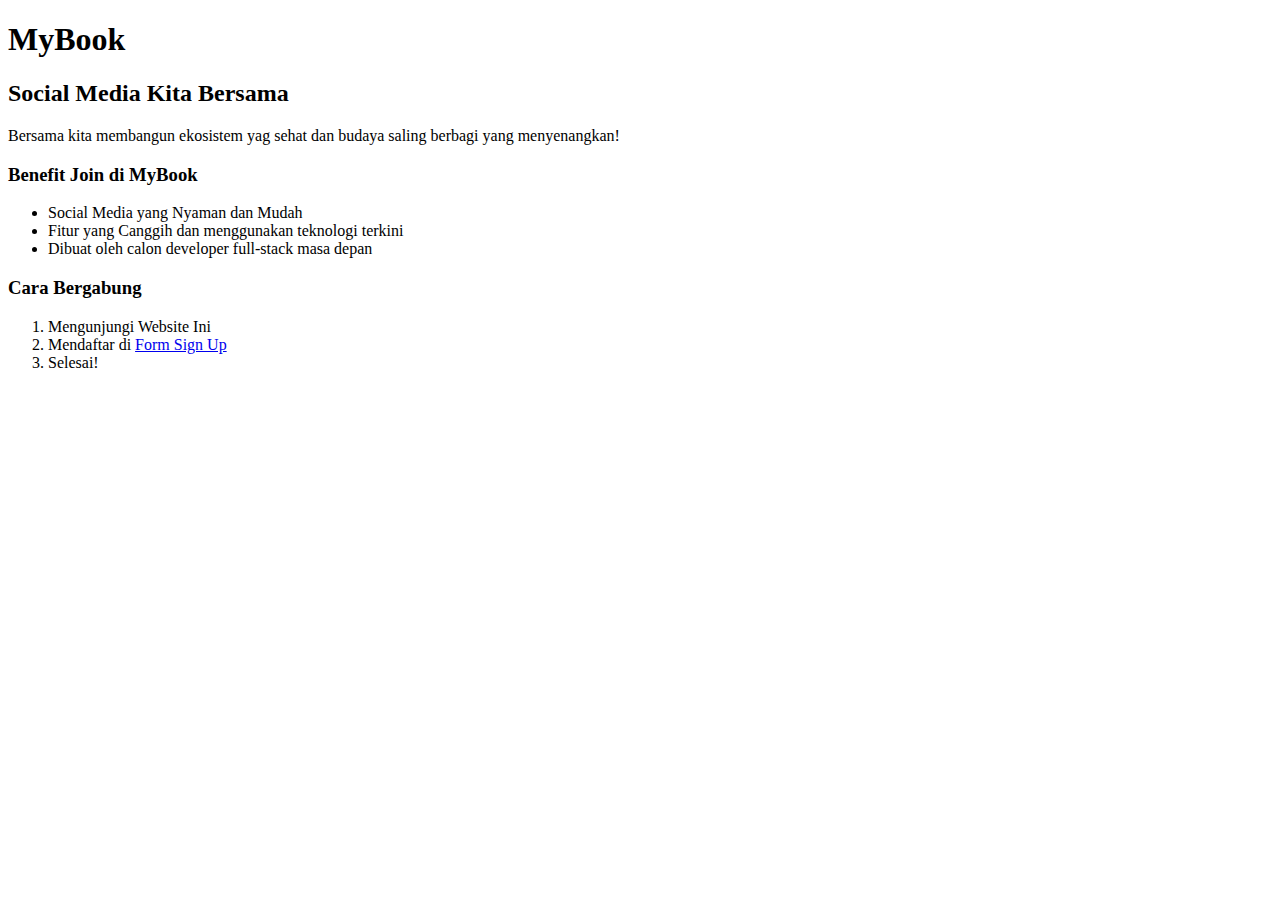
<file: 1-week-1/1-monday-w1/rocket-laman-web-pertamaku/index.html>
<!DOCTYPE html>
<head>
    <title>Laman Web Pertamaku</title>
</head>
<body>
    <h1>MyBook</h1>
    
    <h2>Social Media Kita Bersama</h2>
    <p>Bersama kita membangun ekosistem yag sehat dan budaya saling berbagi yang menyenangkan!</p>
    
    <h3>Benefit Join di MyBook</h3>
    <ul>
        <li>Social Media yang Nyaman dan Mudah</li>
        <li>Fitur yang Canggih dan menggunakan teknologi terkini</li>
        <li>Dibuat oleh calon developer full-stack masa depan</li>
    </ul>

    <h3>Cara Bergabung</h3>
    <ol>
        <li>Mengunjungi Website Ini</li>
        <li>Mendaftar di <a href="./form.html">Form Sign Up</a></li>
        <li>Selesai!</li>
    </ol>
</body>
</html>
</file>
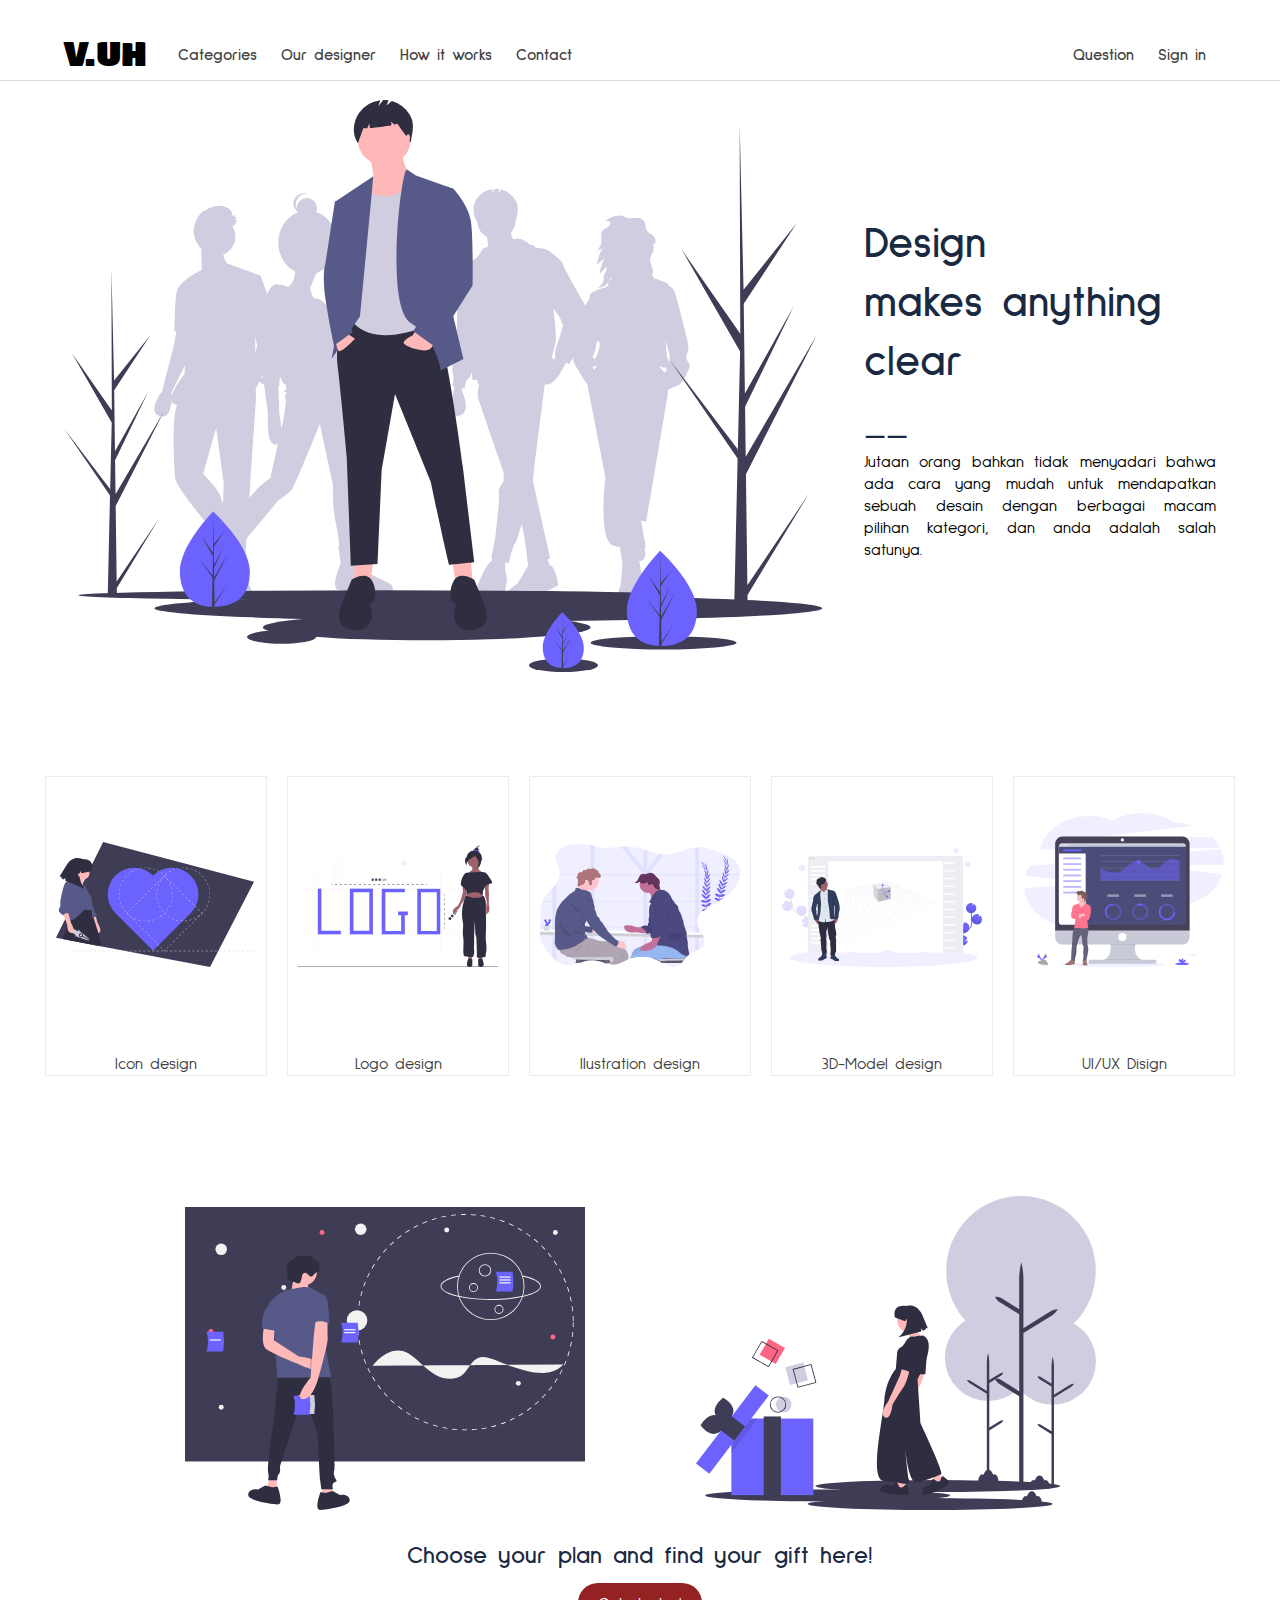
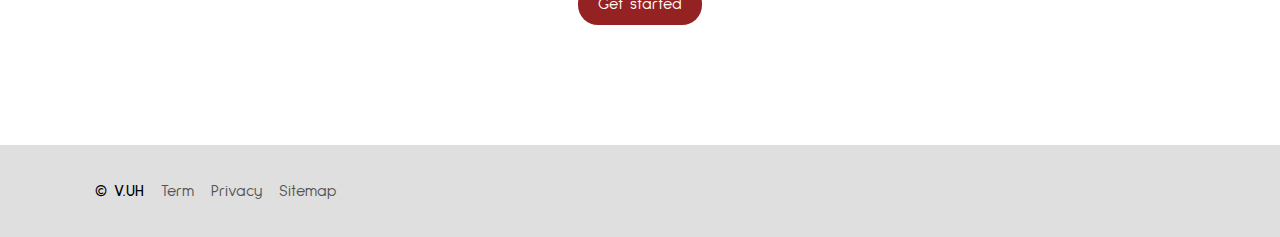
<file: 1-week-1/3-wednesday-w1/anchor-web-sederhana/index.html>
<!DOCTYPE html>
<html lang="en">

<head>
    <title>Web Sederhana</title>

    <!-- CSS -->
    <link rel="stylesheet" href="./style.css" type="text/css">

    <!-- Logo Font -->
    <link href="https://fonts.googleapis.com/css?family=Bowlby+One+SC&display=swap" rel="stylesheet">

    <!-- Nav Font -->
    <link href="https://fonts.googleapis.com/css?family=Sulphur+Point&display=swap" rel="stylesheet">

    <!-- Icon -->
    <link rel="stylesheet" href="https://cdnjs.cloudflare.com/ajax/libs/font-awesome/5.11.2/css/all.css"
        integrity="sha256-46qynGAkLSFpVbEBog43gvNhfrOj+BmwXdxFgVK/Kvc=" crossorigin="anonymous" />
</head>

<body>
    <header>
        <nav>
            <section class="menu-nav">
                <p class="logo">V.UH</p>
                <ul>
                    <li><a href="#">Categories</a></li>
                    <li><a href="#">Our designer</a></li>
                    <li><a href="#">How it works</a></li>
                    <li><a href="#">Contact</a></li>
                </ul>
            </section>
            <section class="sign-nav">
                <ul>
                    <li><a href="#">Question<i class="fas fa-question"></i></a></li>
                    <li><a href="#">Sign in</a></li>
                </ul>
            </section>
        </nav>
    </header>

    <div class="content-container">
        <main>
            <section class="intro-container">
                <section class="intro-content">
                    <section class="ilustration">
                        <img src="./assets/undraw_stand_out_1oag.svg" alt="intro-ilustration" width=800px">
                    </section>
                    <section class="greeting">
                        <p class="headline">Design <br> makes anything clear <br> __</p>
                        <p class="intro-description">
                            Jutaan orang bahkan tidak menyadari bahwa ada cara yang mudah untuk mendapatkan sebuah
                            desain dengan berbagai macam pilihan kategori, dan anda adalah salah satunya.
                        </p>
                    </section>
                </section>
            </section>

            <section class="categori-container">
                <article class="cat-area">
                    <a href="#">
                        <img src="./assets/undraw_icon_design_qvdf.svg" alt="icon-design" width="200px">
                    </a>
                    <p>Icon design</p>
                </article>
                <article class="cat-area">
                    <a href="#">
                        <img src="./assets/undraw_logo_design_bjnx.svg" alt="logo-design" width="200px">
                    </a>
                    <p>Logo design</p>
                </article>
                <article class="cat-area">
                    <a href="#">
                        <img src="./assets/undraw_conversation_h12g.svg" alt="ilustration-design" width="200px">
                    </a>
                    <p>Ilustration design</p>
                </article>
                <article class="cat-area">
                    <a href="#">
                        <img src="./assets/undraw_3d_modeling_h60h.svg" alt="3d-design" width="200px">
                    </a>
                    <p>3D-Model design</p>
                </article>
                <article class="cat-area">
                    <a href="#">
                        <img src="./assets/undraw_dashboard_nklg.svg" alt="uiux-design" width="200px">
                    </a>
                    <p>UI/UX Disign</p>
                </article>
            </section>

            <section class="get-started-container">
                <section class="plan-ilustration-area">
                    <img src="./assets/undraw_master_plan_95wa.svg" alt="plan1" width="400px">
                    <img class="mirror-img" src="./assets/undraw_gift_box_byy3.svg" alt="plan2" width="400px">
                </section>
                <section class="get-started-direction">
                    <p>Choose your plan and find your gift here!</p>
                    <a href="">
                        <button>Get started</button>
                    </a>
                </section>
            </section>
        </main>

        <footer>
            <section class="legal-area">
                <ul>
                    <li class="footer-logo">© <strong>V.UH</strong></li>
                    <li><a href="#">Term</a></li>
                    <li><a href="#">Privacy</a></li>
                    <li><a href="#">Sitemap</a></li>
                </ul>
            </section>
            <section class="socmed-area">
                <ul>
                    <li><a href="#"><i class="fab fa-facebook-f"></i></a></li>
                    <li><a href="#"><i class="fab fa-twitter"></i></a></li>
                    <li><a href="#"><i class="fab fa-linkedin-in"></i></a></li>
                    <li><a href="#"><i class="fab fa-instagram"></i></a></li>
                </ul>
            </section>
        </footer>
    </div>
</body>

</html>
</file>
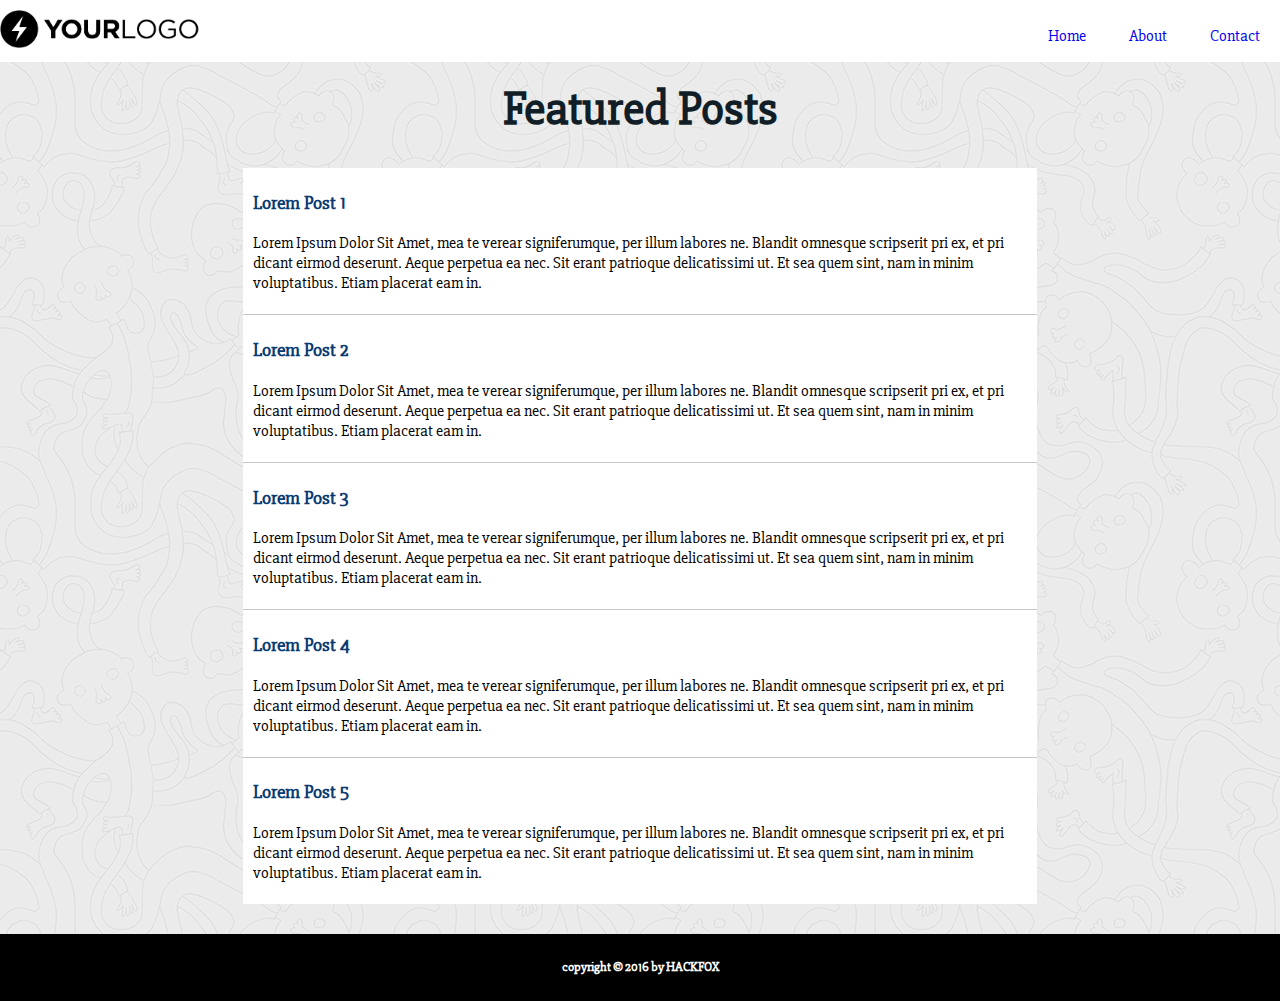
<file: 1-week-1/2-tuesday-w1/rocket-css-selector-and-styling/project-css-layouting/index.html>
<html>
  <head>
    <link href="style.css" rel="stylesheet" type="text/css" />
    <link href="https://fonts.googleapis.com/css?family=Slabo+27px" rel="stylesheet">
    <title>Menghias Laman HTML dengan CSS Layouting</title>
  </head>
  <body>
    <header>
        <img id="logo" src="img/sample-logo.png" width="200px" />
        <nav>
            <ul>
            <a href="#"><li>Home</li></a>
            <a href="#"><li>About</li></a>
            <a href="#"><li>Contact</li></a>
            </ul>
        </nav>
    </header>
    <section>
        <h1>Featured Posts</h1>
        <div id="article-list">
            <article>
                <a href=""><h3>Lorem Post 1</h3></a>
                <p>
                    Lorem Ipsum Dolor Sit Amet, mea te verear signiferumque, per illum labores ne. Blandit omnesque scripserit pri ex, et pri dicant eirmod deserunt. Aeque perpetua ea nec. Sit erant patrioque delicatissimi ut. Et sea quem sint, nam in minim voluptatibus. Etiam placerat eam in.
                </p>
            </article>
            <article>
                <a href=""><h3>Lorem Post 2</h3></a>
                <p>
                    Lorem Ipsum Dolor Sit Amet, mea te verear signiferumque, per illum labores ne. Blandit omnesque scripserit pri ex, et pri dicant eirmod deserunt. Aeque perpetua ea nec. Sit erant patrioque delicatissimi ut. Et sea quem sint, nam in minim voluptatibus. Etiam placerat eam in.
                </p>
            </article>
            <article>
                <a href=""><h3>Lorem Post 3</h3></a>
                <p>
                    Lorem Ipsum Dolor Sit Amet, mea te verear signiferumque, per illum labores ne. Blandit omnesque scripserit pri ex, et pri dicant eirmod deserunt. Aeque perpetua ea nec. Sit erant patrioque delicatissimi ut. Et sea quem sint, nam in minim voluptatibus. Etiam placerat eam in.
                </p>
            </article>
            <article>
                <a href=""><h3>Lorem Post 4</h3></a>
                <p>
                    Lorem Ipsum Dolor Sit Amet, mea te verear signiferumque, per illum labores ne. Blandit omnesque scripserit pri ex, et pri dicant eirmod deserunt. Aeque perpetua ea nec. Sit erant patrioque delicatissimi ut. Et sea quem sint, nam in minim voluptatibus. Etiam placerat eam in.
                </p>
            </article>
            <article id="no-border">
                <a href=""><h3>Lorem Post 5</h3></a>
                <p>
                    Lorem Ipsum Dolor Sit Amet, mea te verear signiferumque, per illum labores ne. Blandit omnesque scripserit pri ex, et pri dicant eirmod deserunt. Aeque perpetua ea nec. Sit erant patrioque delicatissimi ut. Et sea quem sint, nam in minim voluptatibus. Etiam placerat eam in.
                </p>
            </article>
        </div>
    </section>
    <footer>
            <h5>copyright &copy; 2016 by HACKFOX</h5>
    </footer>
  </body>
</html>
</file>
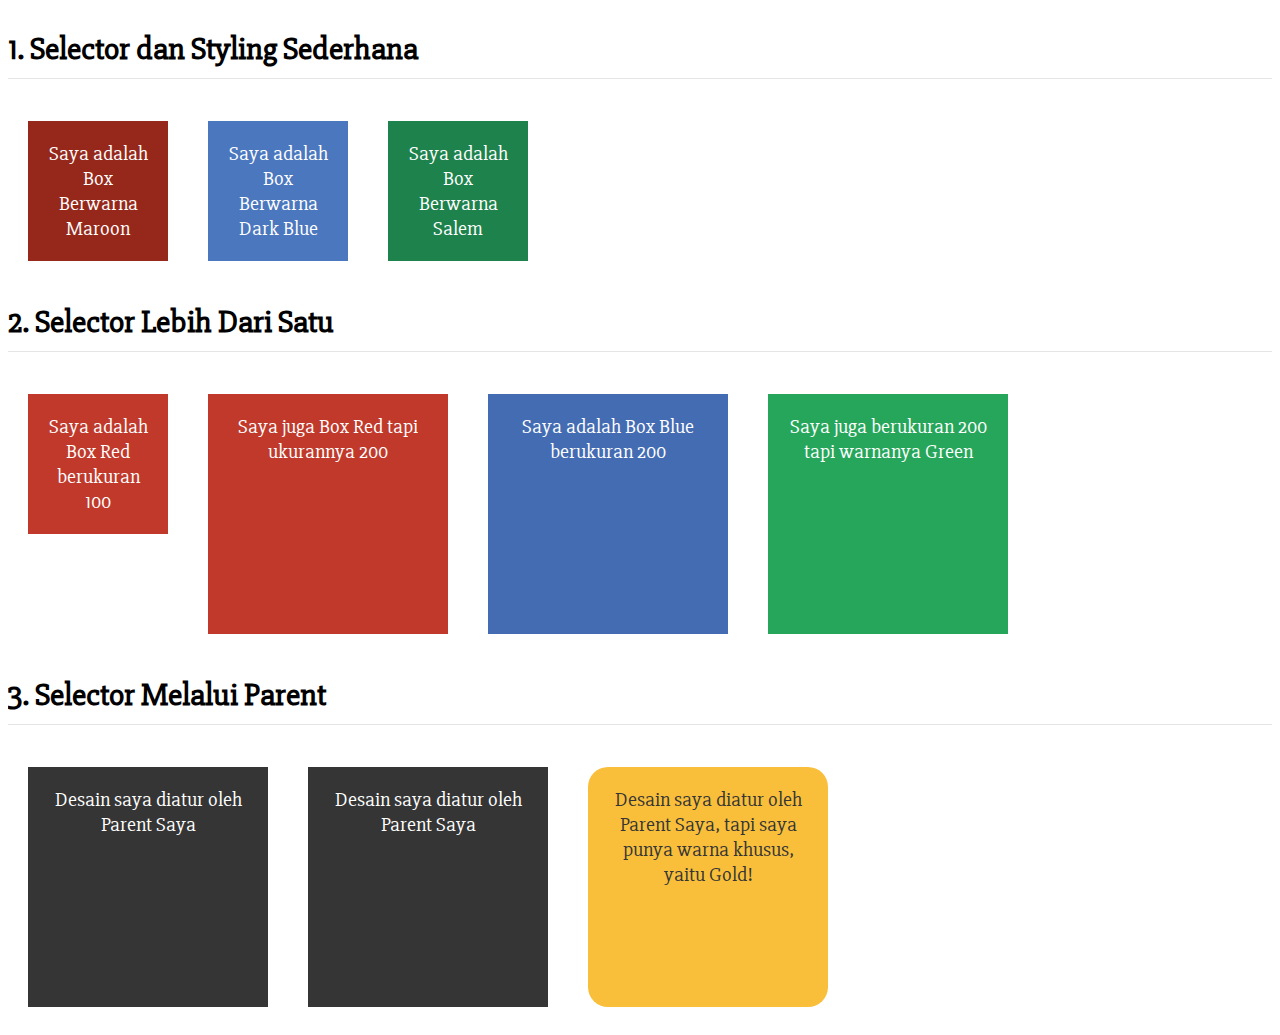
<file: 1-week-1/2-tuesday-w1/rocket-css-selector-and-styling/project-css-styling/index.html>
<html>
  <head>
    <title>Menghias Laman HTML dengan CSS</title>

    <link href="https://fonts.googleapis.com/css?family=Slabo+27px" rel="stylesheet">
    <link href="style.css" rel="stylesheet" type="text/css"/>
  </head>
  <body>
    <div class="separator">
      <h1>1. Selector dan Styling Sederhana</h1>
      <div id="maroon-box" class="box-100">Saya adalah Box Berwarna Maroon</div>
      <div id="dark-blue-box" class="box-100">Saya adalah Box Berwarna Dark Blue</div>
      <div id="salem-box" class="box-100">Saya adalah Box Berwarna Salem</div>
    </div>
    <div class="separator">
      <h1>2. Selector Lebih Dari Satu</h1>
      <div class="red-background box-100">Saya adalah Box Red berukuran 100</div>
      <div class="red-background box-200">Saya juga Box Red tapi ukurannya 200</div>
      <div class="blue-background box-200">Saya adalah Box Blue berukuran 200</div>
      <div class="green-background box-200">Saya juga berukuran 200 tapi warnanya Green</div>
    </div>
    <div class="separator">
      <h1>3. Selector Melalui Parent</h1>
      <div class="box-list">
        <div>Desain saya diatur oleh Parent Saya</div>
        <div>Desain saya diatur oleh Parent Saya</div>
        <div id="gold-box">Desain saya diatur oleh Parent Saya, tapi saya punya warna khusus, yaitu Gold!</div>
      </div>
    </div>
  </body>
</html>
</file>
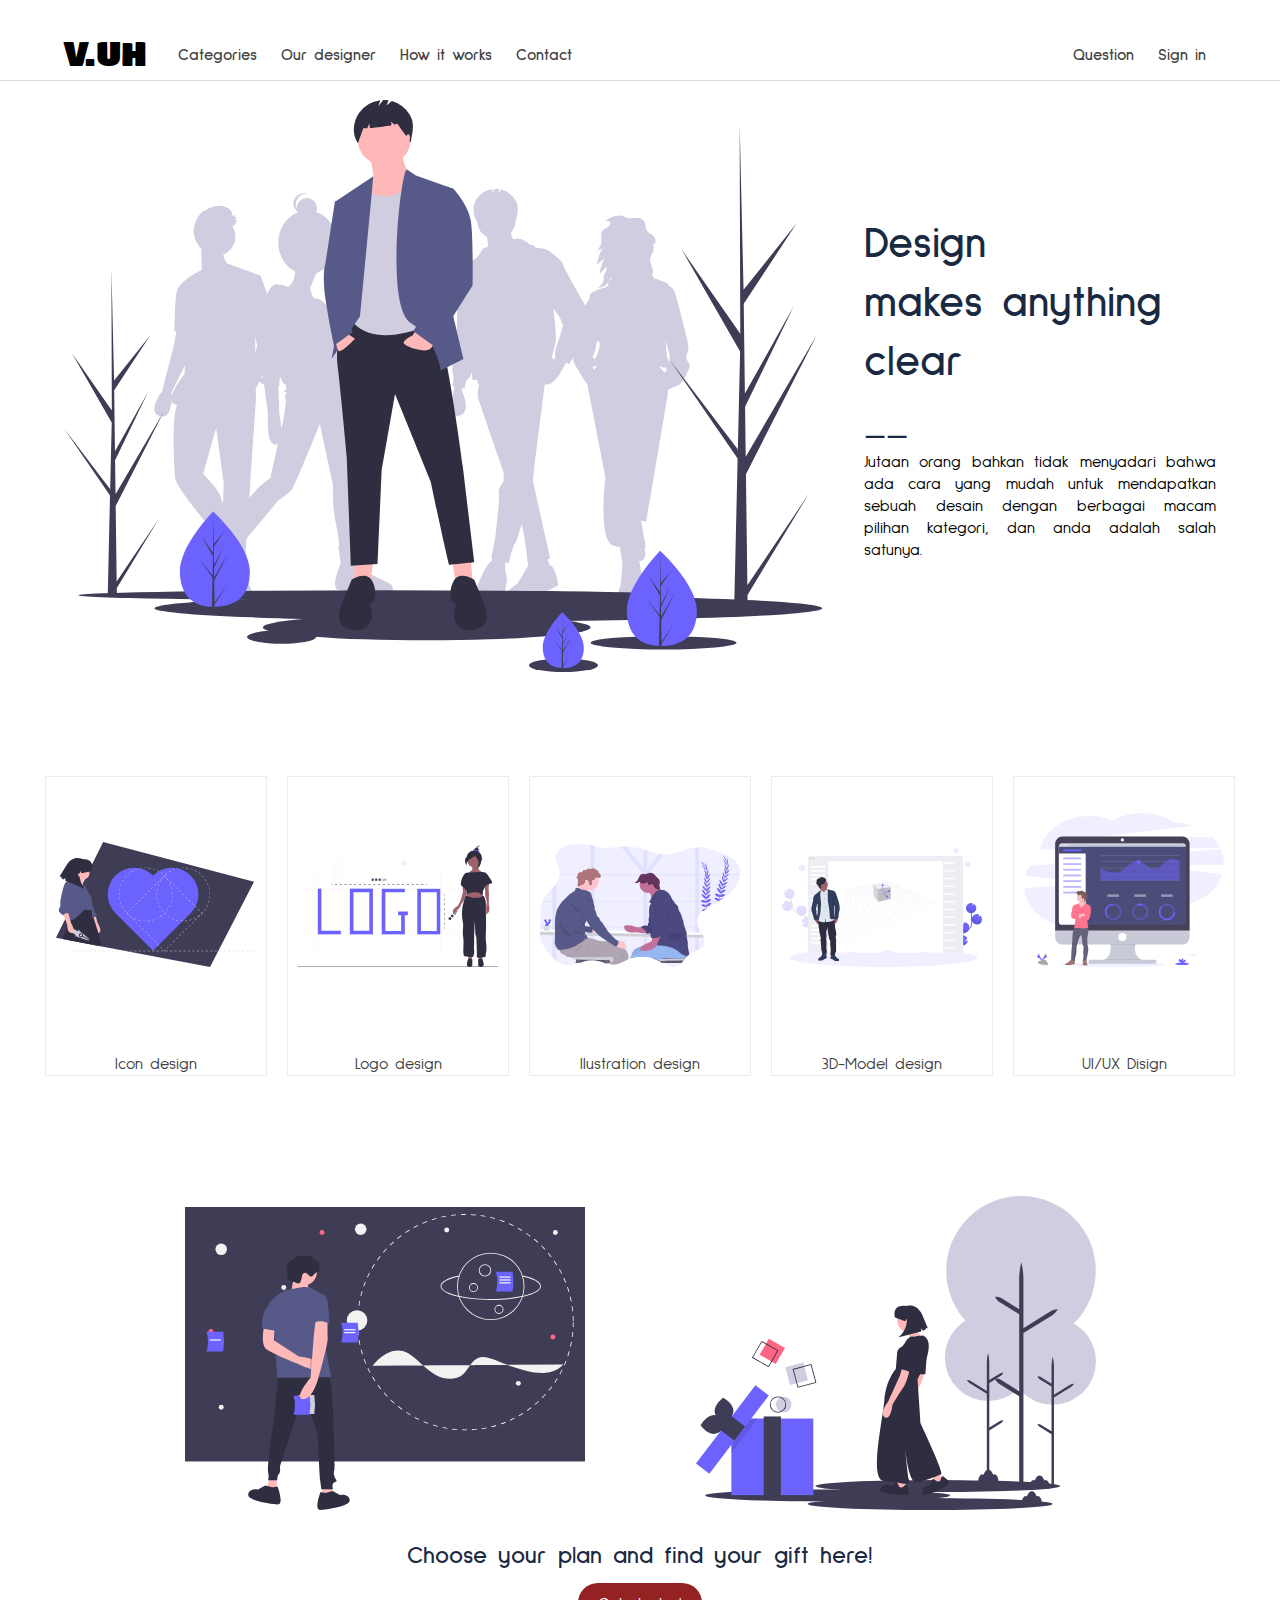
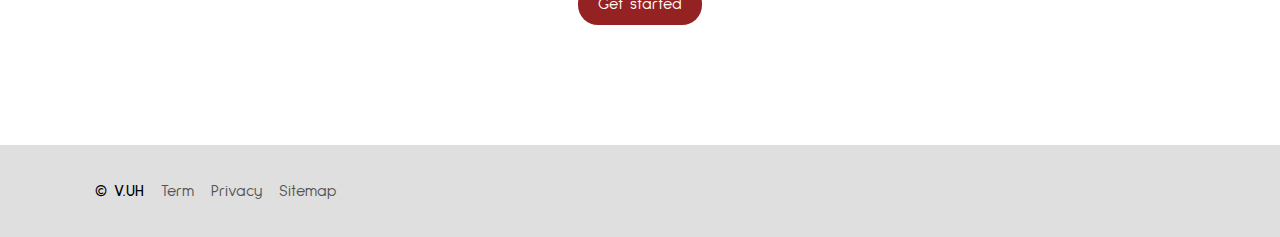
<file: 1-week-1/challenges-w1/3-wednesday-w1/anchor-web-sederhana/index.html>
<!DOCTYPE html>
<html lang="en">
<head>
    <title>Web Sederhana</title>

    <!-- CSS -->
    <link rel="stylesheet" href="./style.css" type="text/css">

    <!-- Logo Font -->
    <link href="https://fonts.googleapis.com/css?family=Bowlby+One+SC&display=swap" rel="stylesheet">

    <!-- Nav Font -->
    <link href="https://fonts.googleapis.com/css?family=Sulphur+Point&display=swap" rel="stylesheet">

    <!-- Icon -->
    <link rel="stylesheet" href="https://cdnjs.cloudflare.com/ajax/libs/font-awesome/5.11.2/css/all.css" integrity="sha256-46qynGAkLSFpVbEBog43gvNhfrOj+BmwXdxFgVK/Kvc=" crossorigin="anonymous" />
</head>
<body>
    <header>
        <nav>
            <section class="menu-nav">
                <p class="logo">V.UH</p>
                <ul>
                    <li><a href="#">Categories</a></li>
                    <li><a href="#">Our designer</a></li>
                    <li><a href="#">How it works</a></li>
                    <li><a href="#">Contact</a></li>
                </ul>
            </section>
            <section class="sign-nav">
                <ul>
                    <li><a href="#">Question<i class="fas fa-question"></i></a></li>
                    <li><a href="#">Sign in</a></li>
                </ul>
            </section>
        </nav>
    </header>
    
    <div class="content-container">
        <main>
            <section class="intro-container">
                <section class="intro-content">
                    <section class="ilustration">
                        <img src="./assets/undraw_stand_out_1oag.svg" alt="intro-ilustration" width=800px">
                    </section>
                    <section class="greeting">
                        <p class="headline">Design <br> makes anything clear <br> __</p>
                        <p class="intro-description">
                            Jutaan orang bahkan tidak menyadari bahwa ada cara yang mudah untuk mendapatkan sebuah desain dengan berbagai macam pilihan kategori, dan anda adalah salah satunya.
                        </p>
                    </section>
                </section>
            </section>
            
            <section class="categori-container">
                <article class="cat-area">
                    <a href="#">
                        <img src="./assets/undraw_icon_design_qvdf.svg" alt="icon-design" width="200px">
                    </a>
                    <p>Icon design</p>
                </article>
                <article class="cat-area">
                    <a href="#">
                        <img src="./assets/undraw_logo_design_bjnx.svg" alt="logo-design" width="200px">
                    </a>
                    <p>Logo design</p>
                </article>
                <article class="cat-area">
                    <a href="#">
                        <img src="./assets/undraw_conversation_h12g.svg" alt="ilustration-design" width="200px">
                    </a>
                    <p>Ilustration design</p>
                </article>
                <article class="cat-area">
                    <a href="#">
                        <img src="./assets/undraw_3d_modeling_h60h.svg" alt="3d-design" width="200px">
                    </a>
                    <p>3D-Model design</p>
                </article>
                <article class="cat-area">
                    <a href="#">
                        <img src="./assets/undraw_dashboard_nklg.svg" alt="uiux-design" width="200px">
                    </a>
                    <p>UI/UX Disign</p>
                </article>
            </section>
            
            <section class="get-started-container">
                <section class="plan-ilustration-area">
                    <img src="./assets/undraw_master_plan_95wa.svg" alt="plan1" width="400px">
                    <img class="mirror-img" src="./assets/undraw_gift_box_byy3.svg" alt="plan2" width="400px">
                </section>
                <section class="get-started-direction">
                    <p>Choose your plan and find your gift here!</p>
                    <a href="">
                        <button>Get started</button>
                    </a>
                </section>
            </section>
        </main>
        
        <footer>
            <section class="legal-area">
                <ul>
                    <li class="footer-logo">© <strong>V.UH</strong></li>
                    <li><a href="#">Term</a></li>
                    <li><a href="#">Privacy</a></li>
                    <li><a href="#">Sitemap</a></li>
                </ul>
            </section>
            <section class="socmed-area">
                <ul>
                    <li><a href="#"><i class="fab fa-facebook-f"></i></a></li>
                    <li><a href="#"><i class="fab fa-twitter"></i></a></li>
                    <li><a href="#"><i class="fab fa-linkedin-in"></i></a></li>
                    <li><a href="#"><i class="fab fa-instagram"></i></a></li>
                </ul>
            </section>
        </footer>
    </div>
</body>
</html>
</file>
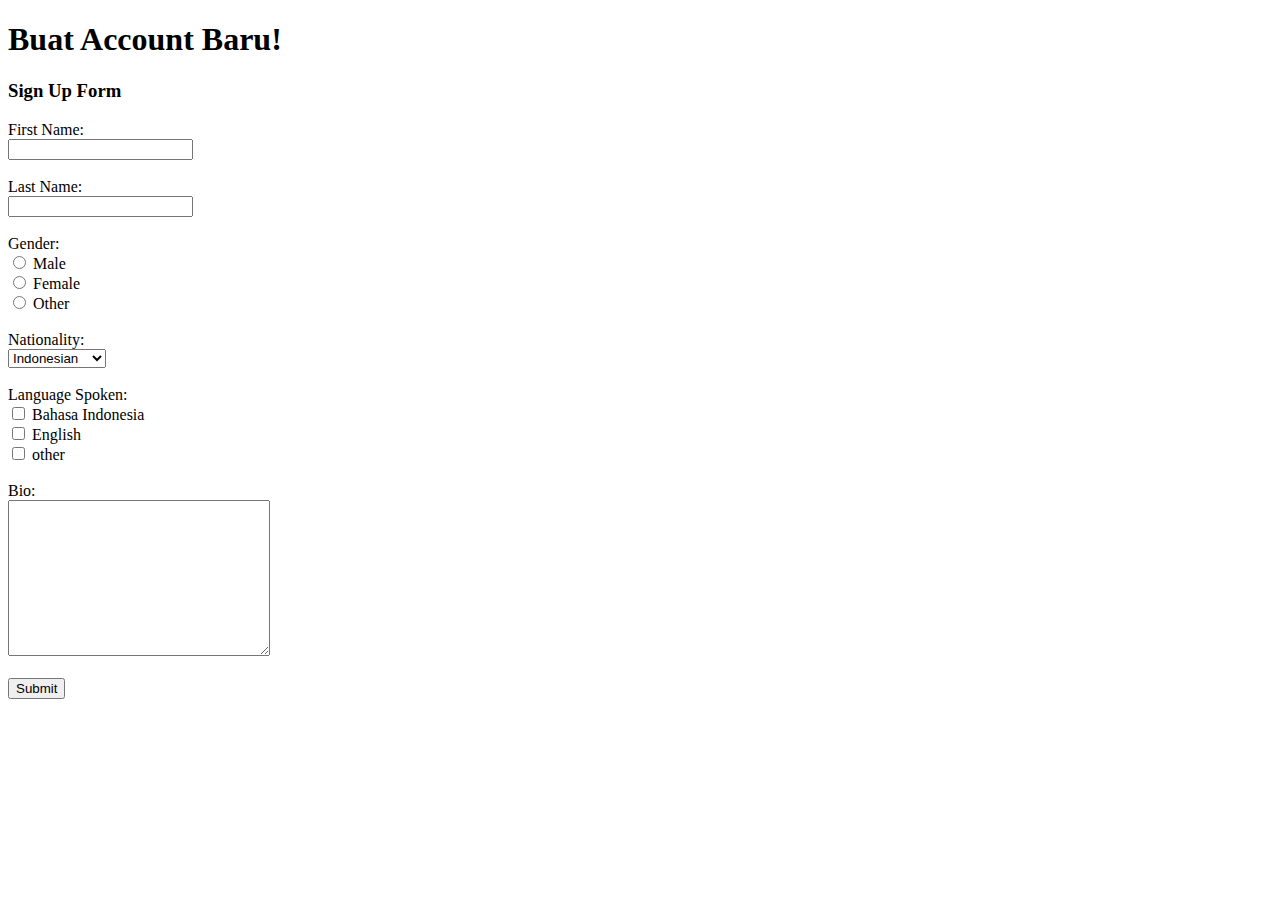
<file: 1-week-1/1-monday-w1/rocket-laman-web-pertamaku/form.html>
<!DOCTYPE html>
<head>
    <title>Form Page</title>
</head>
<body>
    <h1>Buat Account Baru!</h1>

    <h3>Sign Up Form</h3>
    <form action="./welcome.html">
        <section>
            <label for="firstName">First Name: </label><br>
            <input type="text" id="firstName">
        </section><br>

        <section>
            <label for="lastName">Last Name: </label><br>
            <input type="text" id="lastName">
        </section><br>

        <section>
            <label>Gender: </label><br>
            <input type="radio" name="gender" id="male" value="male">
            <label for="male">Male</label><br>

            <input type="radio" name="gender" id="female" value="female">
            <label for="female">Female</label><br>

            <input type="radio" name="gender" id="other" value="other">
            <label for="other">Other</label>
        </section><br>

        <section>
            <label for="nationality">Nationality: </label><br>
            <select name="nationality" id="nationality">
                <option value="indonesian">Indonesian</option>
                <option value="singaporean">Singaporean</option>
                <option value="malaysian">Malaysian</option>
                <option value="Australian">Australian</option>
            </select>
        </section><br>

        <section>
            <label>Language Spoken: </label><br>
            <input type="checkbox" name="language" id="bahasaIndonesia" value="bahasaIndonesia">
            <label for="bahasaIndonesia">Bahasa Indonesia</label><br>

            <input type="checkbox" name="language" id="english" value="english">
            <label for="english">English</label><br>

            <input type="checkbox" name="language" id="otherLang" value="other">
            <label for="otherLang">other</label><br>
        </section><br>

        <section>
            <label for="bio">Bio: </label><br>
            <textarea name="bio" id="bio" cols="30" rows="10"></textarea>
        </section><br>

        <section>
            <input type="submit" name="submit" id="submit">
        </section>
    </form>
</body>
</html>
</file>
<file: 1-week-1/3-wednesday-w1/anchor-web-sederhana/style.css>
*{
    padding: 0;
    margin: 0;
    box-sizing: border-box;
}

header{
    width: 100%;
    display: flex;
    justify-content: center;
    padding-top: 30px;
    background-color: #fff;
    border-bottom: 1px solid rgb(219, 219, 219);
    position: fixed;
    top: 0;
    z-index: 2;
}

header nav{
    width: 90%;
    display: flex;
    justify-content: space-between;
}

header nav ul li a{
    text-decoration: none;
    color: rgb(66, 66, 66);
    font-family: 'Sulphur Point', sans-serif;
    font-weight: 700;
}

.menu-nav{
    width: 45%;
    display: flex;
    justify-content: space-between;
    align-items: center;
}

.logo{
    font-family: 'Bowlby One SC', cursive;
    font-size: 2rem;
}

.menu-nav ul li{
    display: inline-block;
    margin: 0 10px;
}

.sign-nav{
    height: 100%;
    display: flex;
    align-items: center;
}

.sign-nav ul li{
    display: inline-block;
    margin: 0 10px;
}

.content-container{
    position: relative;
    top: 100px;
}

main{
    display: flex;
    flex-direction: column;
    align-items: center;
}

.intro-container{
    width: 100%;
    display: flex;
    justify-content: center;
}

.intro-content{
    width: 90%;
    display: flex;
    align-items: center;
    /* border: 1px solid black; */
}

.intro-content .greeting .headline{
    align-self: center;
    font-family: 'Sulphur Point', sans-serif;
    font-size: 2.7rem;
    font-weight: bold;
    color: #192942;
}

.intro-content .greeting .intro-description{
    font-size: 1rem;
    font-family: 'Sulphur Point', sans-serif;
    text-align: justify;
}

.categori-container{
    display: flex;
    margin: 100px auto;
}

.cat-area{
    height: 300px;
    padding: 0 10px;
    border: 1px solid rgb(236, 236, 236);
    font-family: 'Sulphur Point', sans-serif;
    display: flex;
    flex-direction: column;
    align-items: center;
    justify-content: flex-end;
    margin: 0 10px;
}

.cat-area img:hover{
    transform: scale(1.1);
    transition: all 500ms ease-in;
}

.cat-area p{
    color: rgb(66, 66, 66);
    margin: 80px 0 0 0;
}

.get-started-container{
    margin-bottom: 100px;
    font-family: 'Sulphur Point', sans-serif;
    color: #192942;
    font-weight: bold;
    font-size: 1.5rem;
}

.get-started-container section{
    margin: 20px auto;
}

.get-started-container .plan-ilustration-area img{
    margin: 0 50px;
}

.mirror-img{
    transform: scaleX(-1);
}

.get-started-direction{
    width: 100%;
    display: flex;
    flex-direction: column;
    align-items: center;
    justify-content: center;
}

.get-started-direction a button{
    background-color: #942222;
    color: #fff;
    font-size: 1rem;
    padding: 10px 20px;
    border: none;
    border-radius: 20px;
    font-family: 'Sulphur Point', sans-serif;
    margin-top: 10px;
}

.get-started-direction a button:hover{
    cursor: pointer;
    transform: scale(1.1);
    transition: all 200ms ease-in;
}

footer{
    width: 100%;
    display: flex;
    justify-content: space-between;
    background-color: rgb(223, 223, 223);
    font-family: 'Sulphur Point', sans-serif;
    padding: 30px 90px;
    position: relative;
    bottom: 0;
}

.legal-area ul li{
    display: inline-block;
    margin: 5px;
}

.legal-area ul li a{
    text-decoration: none;
    color: rgb(85, 85, 85);
}

.legal-area ul li a:hover{
    text-decoration: none;
    color: rgb(85, 85, 85);
    text-decoration: underline;
}

.footer-logo{
    margin-right: 20px;
}

.socmed-area ul li{
    display: inline-block;
    color: rgb(85, 85, 85);
    margin: auto 5px;
}

.socmed-area ul li a{
    color: rgb(85, 85, 85);
    font-size: 1.1rem;
}

/* 
  ##Device = Desktops
  ##Screen = 1281px to higher resolution desktops
*/

@media (min-width: 1281px) {
    
}

/* 
##Device = Laptops, Desktops
##Screen = B/w 1025px to 1280px
*/

@media (min-width: 1025px) and (max-width: 1280px) {

}

/* 
##Device = Tablets, Ipads (portrait)
##Screen = B/w 768px to 1024px
*/

@media (min-width: 768px) and (max-width: 1024px) {
    .menu-nav{
        width: 57%;
    }

    .ilustration img{
        width: 600px;
    }

    .intro-content .greeting .headline{
        font-size: 2rem;
    }

    .cat-area img{
        width: 150px;
    }

    .get-started-container img{
        width: 250px;
    }
}

/* 
##Device = Tablets, Ipads (landscape)
##Screen = B/w 768px to 1024px
*/

@media (min-width: 768px) and (max-width: 1024px) and (orientation: landscape) {

}

/* 
##Device = Low Resolution Tablets, Mobiles (Landscape)
##Screen = B/w 481px to 767px
*/

@media (min-width: 481px) and (max-width: 767px) {

}

/* 
##Device = Most of the Smartphones Mobiles (Portrait)
##Screen = B/w 320px to 479px
*/

@media (min-width: 320px) and (max-width: 480px) {
    
}
</file>
<file: 1-week-1/2-tuesday-w1/rocket-css-selector-and-styling/project-css-layouting/style.css>
body{
    background-image: url("./img/sample-pattern.png");
    font-family: 'Slabo 27px', serif;
    margin: 0;
}

header{
    background-color: #fff;
    width: 100%;
    position: fixed;
    top: 0;
    left: 0;
    padding-top: 10px;
    z-index: 2;
}

#logo{
    float: left;
    display: inline-block;
}

header ul{
    float: right;
}

header ul a{
    text-decoration: none;
}

header ul a li{
    display: inline;
    margin: 0 20px 0 20px;
}

section{
    position: relative;
    top: 50px;
    text-align: center;
    width: 62%;
    margin: 0 auto;
}

section h1{
    margin: 30px auto;
    font-size: 3rem;
    color: rgb(17, 30, 39);
}

#article-list{
    box-sizing: border-box;
    background-color: #fff;
    /* width: 100%; */
    /* height: 100%; */
    position: relative;
    margin-bottom: 80px;
}

article{
    text-align: left;
    border-bottom: 1px solid rgb(201, 199, 199);
    padding: 5px 10px;
}

#no-border{
    border: none;
}

article a{
    text-decoration: none;
    color: rgb(9, 58, 114);
}

article p{
    text-align: left;
}

footer{
    box-sizing: border-box;
    background-color: #000;
    color: #fff;
    text-align: center;
    padding: 3px 0;
    margin: 0;
}
</file>
<file: 1-week-1/2-tuesday-w1/rocket-css-selector-and-styling/project-css-styling/style.css>
/* Style Default */
body {
    font-family: 'Slabo 27px', serif;
  }
  
  h1 {
    border-bottom: 1px solid rgba(0, 0, 0, .1);
    padding-bottom: 10px;
  }
  
  .separator {
    width: 100%;
    height: auto;
    overflow: hidden;
  }
  
  /* Style Untuk Soal 1, 2, dan 3. Gunakan Dengan Sesuai! */
  
  .box-100 {
    width: 100px;
    height: 100px;
    float: left;
    margin: 20px;
    padding: 20px;
    font-size: 15pt;
    text-align: center;
  }
  
  .box-200 {
    width: 200px;
    height: 200px;
    float: left;
    margin: 20px;
    padding: 20px;
    font-size: 15pt;
    text-align: center;
  }
  
  #maroon-box {
    color: #FFFFFF;
    background: #96281B;
  }
  
  #dark-blue-box {
    color: #FFFFFF;
    background: #4B77BE;
  }
  
  #salem-box {
    color: #FFFFFF;
    background: #1E824C;
  }
  
  .red-background {
    color: #FFFFFF;
    background: #C0392B;
  }
  
  .blue-background {
    color: #FFFFFF;
    background: #446CB3;
  }
  
  .green-background {
    color: #FFFFFF;
    background: #26A65B;
  }
  
  .box-list div {
    width: 200px;
    height: 200px;
    float: left;
    margin: 20px;
    padding: 20px;
    font-size: 15pt;
    text-align: center;
    background: #353535;
    color: #FFFFFF;
  }
  
  #gold-box {
    border-radius: 20px;
    color: #353535;
    background: #F9BF3B;
  }
</file>
<file: 1-week-1/challenges-w1/3-wednesday-w1/anchor-web-sederhana/style.css>
*{
    padding: 0;
    margin: 0;
    box-sizing: border-box;
}

header{
    width: 100%;
    display: flex;
    justify-content: center;
    padding-top: 30px;
    background-color: #fff;
    border-bottom: 1px solid rgb(219, 219, 219);
    position: fixed;
    top: 0;
    z-index: 2;
}

header nav{
    width: 90%;
    display: flex;
    justify-content: space-between;
}

header nav ul li a{
    text-decoration: none;
    color: rgb(66, 66, 66);
    font-family: 'Sulphur Point', sans-serif;
    font-weight: 700;
}

.menu-nav{
    width: 45%;
    display: flex;
    justify-content: space-between;
    align-items: center;
}

.logo{
    font-family: 'Bowlby One SC', cursive;
    font-size: 2rem;
}

.menu-nav ul li{
    display: inline-block;
    margin: 0 10px;
}

.sign-nav{
    height: 100%;
    display: flex;
    align-items: center;
}

.sign-nav ul li{
    display: inline-block;
    margin: 0 10px;
}

.content-container{
    position: relative;
    top: 100px;
}

main{
    display: flex;
    flex-direction: column;
    align-items: center;
}

.intro-container{
    width: 100%;
    display: flex;
    justify-content: center;
}

.intro-content{
    width: 90%;
    display: flex;
    align-items: center;
    /* border: 1px solid black; */
}

.intro-content .greeting .headline{
    align-self: center;
    font-family: 'Sulphur Point', sans-serif;
    font-size: 2.7rem;
    font-weight: bold;
    color: #192942;
}

.intro-content .greeting .intro-description{
    font-size: 1rem;
    font-family: 'Sulphur Point', sans-serif;
    text-align: justify;
}

.categori-container{
    display: flex;
    margin: 100px auto;
}

.cat-area{
    height: 300px;
    padding: 0 10px;
    border: 1px solid rgb(236, 236, 236);
    font-family: 'Sulphur Point', sans-serif;
    display: flex;
    flex-direction: column;
    align-items: center;
    justify-content: flex-end;
    margin: 0 10px;
}

.cat-area img:hover{
    transform: scale(1.1);
    transition: all 500ms ease-in;
}

.cat-area p{
    color: rgb(66, 66, 66);
    margin: 80px 0 0 0;
}

.get-started-container{
    margin-bottom: 100px;
    font-family: 'Sulphur Point', sans-serif;
    color: #192942;
    font-weight: bold;
    font-size: 1.5rem;
}

.get-started-container section{
    margin: 20px auto;
}

.get-started-container .plan-ilustration-area img{
    margin: 0 50px;
}

.mirror-img{
    transform: scaleX(-1);
}

.get-started-direction{
    width: 100%;
    display: flex;
    flex-direction: column;
    align-items: center;
    justify-content: center;
}

.get-started-direction a button{
    background-color: #942222;
    color: #fff;
    font-size: 1rem;
    padding: 10px 20px;
    border: none;
    border-radius: 20px;
    font-family: 'Sulphur Point', sans-serif;
    margin-top: 10px;
}

.get-started-direction a button:hover{
    cursor: pointer;
    transform: scale(1.1);
    transition: all 200ms ease-in;
}

footer{
    width: 100%;
    display: flex;
    justify-content: space-between;
    background-color: rgb(223, 223, 223);
    font-family: 'Sulphur Point', sans-serif;
    padding: 30px 90px;
    position: relative;
    bottom: 0;
}

.legal-area ul li{
    display: inline-block;
    margin: 5px;
}

.legal-area ul li a{
    text-decoration: none;
    color: rgb(85, 85, 85);
}

.legal-area ul li a:hover{
    text-decoration: none;
    color: rgb(85, 85, 85);
    text-decoration: underline;
}

.footer-logo{
    margin-right: 20px;
}

.socmed-area ul li{
    display: inline-block;
    color: rgb(85, 85, 85);
    margin: auto 5px;
}

.socmed-area ul li a{
    color: rgb(85, 85, 85);
    font-size: 1.1rem;
}

/* 
  ##Device = Desktops
  ##Screen = 1281px to higher resolution desktops
*/

@media (min-width: 1281px) {
    
}

/* 
##Device = Laptops, Desktops
##Screen = B/w 1025px to 1280px
*/

@media (min-width: 1025px) and (max-width: 1280px) {

}

/* 
##Device = Tablets, Ipads (portrait)
##Screen = B/w 768px to 1024px
*/

@media (min-width: 768px) and (max-width: 1024px) {
    .menu-nav{
        width: 57%;
    }

    .ilustration img{
        width: 600px;
    }

    .intro-content .greeting .headline{
        font-size: 2rem;
    }

    .cat-area img{
        width: 150px;
    }

    .get-started-container img{
        width: 250px;
    }
}

/* 
##Device = Tablets, Ipads (landscape)
##Screen = B/w 768px to 1024px
*/

@media (min-width: 768px) and (max-width: 1024px) and (orientation: landscape) {

}

/* 
##Device = Low Resolution Tablets, Mobiles (Landscape)
##Screen = B/w 481px to 767px
*/

@media (min-width: 481px) and (max-width: 767px) {

}

/* 
##Device = Most of the Smartphones Mobiles (Portrait)
##Screen = B/w 320px to 479px
*/

@media (min-width: 320px) and (max-width: 480px) {
    
}
</file>
